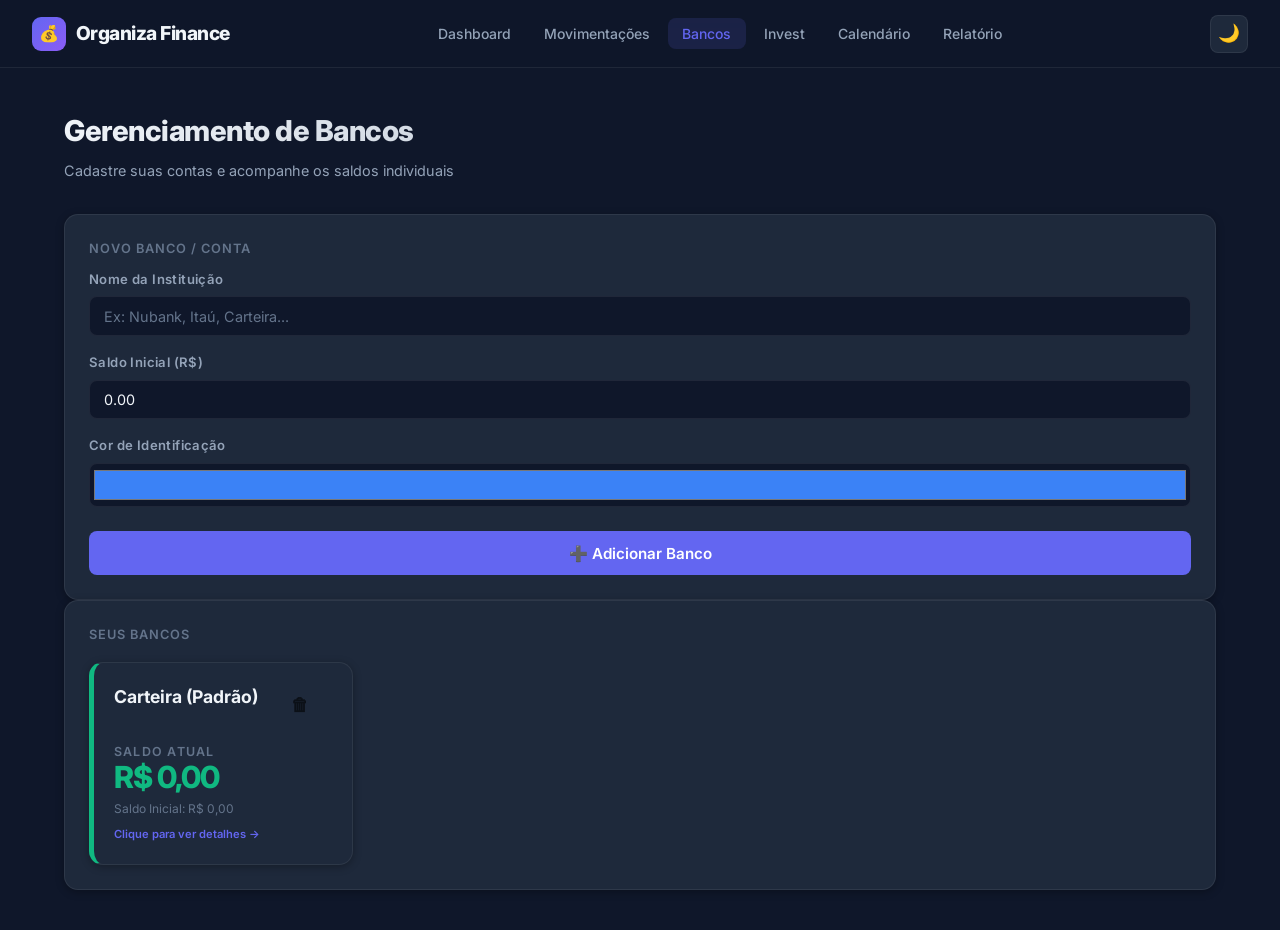
<file: html/bancos.html>
<!DOCTYPE html>
<html lang="pt-BR">

<head>
    <meta charset="UTF-8" />
    <meta name="viewport" content="width=device-width, initial-scale=1.0" />
    <title>Bancos – Organiza Finance</title>
    <meta name="description" content="Gerencie suas contas bancárias e acompanhe seus saldos." />
    <link rel="stylesheet" href="../css/style.css" />
</head>

<body>

    <!-- ── Navegação ── -->
    <nav class="navbar">
        <a href="../index.html" class="navbar-brand">
            <div class="brand-icon">💰</div>
            <span>Organiza Finance</span>
        </a>
        <ul class="navbar-nav">
            <li><a href="../index.html" class="nav-link">Dashboard</a></li>
            <li><a href="movimentacoes.html" class="nav-link">Movimentações</a></li>
            <li><a href="bancos.html" class="nav-link" id="nav-banks">Bancos</a></li>
            <li><a href="invest.html" class="nav-link" id="nav-invest">Invest</a></li>
            <li><a href="calendario.html" class="nav-link">Calendário</a></li>
            <li><a href="relatorio.html" class="nav-link">Relatório</a></li>
        </ul>
        <button class="theme-toggle" onclick="toggleTheme()" title="Alternar tema">
            <span id="theme-icon">🌙</span>
        </button>
    </nav>

    <main class="page-wrapper">

        <div class="page-header">
            <h1>Gerenciamento de Bancos</h1>
            <p>Cadastre suas contas e acompanhe os saldos individuais</p>
        </div>

        <div class="grid-main">
            <!-- Coluna: Cadastro de Banco -->
            <section>
                <div class="card">
                    <div class="card-title">Novo Banco / Conta</div>
                    <form id="form-banco-add">
                        <div class="form-group">
                            <label for="banco-nome">Nome da Instituição</label>
                            <input type="text" id="banco-nome" class="form-control" placeholder="Ex: Nubank, Itaú, Carteira..." required />
                        </div>
                        <div class="form-group">
                            <label for="banco-saldo">Saldo Inicial (R$)</label>
                            <input type="number" id="banco-saldo" class="form-control" step="0.01" value="0.00" />
                        </div>
                        <div class="form-group">
                            <label for="banco-cor">Cor de Identificação</label>
                            <input type="color" id="banco-cor" class="form-control" value="#3b82f6" style="height: 44px; padding: 2px;" />
                        </div>
                        <button type="submit" class="btn btn-primary">➕ Adicionar Banco</button>
                    </form>
                </div>
            </section>

            <!-- Coluna: Lista de Bancos -->
            <section style="display: flex; flex-direction: column; gap: 1.5rem;">
                <div class="card">
                    <div class="card-title">Seus Bancos</div>
                    <div id="lista-bancos" class="bancos-grid">
                        <!-- Preenchido pelo JS -->
                    </div>
                </div>

                <!-- Novo: Detalhes das movimentações do banco -->
                <div id="banco-detalhes-container" class="card" style="display: none;">
                    <div class="card-title" id="banco-detalhes-titulo">Movimentações do Banco</div>
                    <div class="table-wrapper">
                        <table>
                            <thead>
                                <tr>
                                    <th>Data</th>
                                    <th>Tipo</th>
                                    <th>Categoria</th>
                                    <th>Valor</th>
                                    <th>Descrição</th>
                                </tr>
                            </thead>
                            <tbody id="tbody-banco-movimentos">
                                <!-- Preenchido pelo JS -->
                            </tbody>
                        </table>
                    </div>
                    <div style="margin-top: 1rem; text-align: right;">
                        <button class="btn btn-danger" onclick="document.getElementById('banco-detalhes-container').style.display='none'">Fechar Detalhes</button>
                    </div>
                </div>
            </section>
        </div>

    </main>

    <script src="../js/script.js"></script>
    <script>
        // Ativa o link na navbar
        document.getElementById('nav-banks').classList.add('active');
    </script>
</body>

</html>
</file>
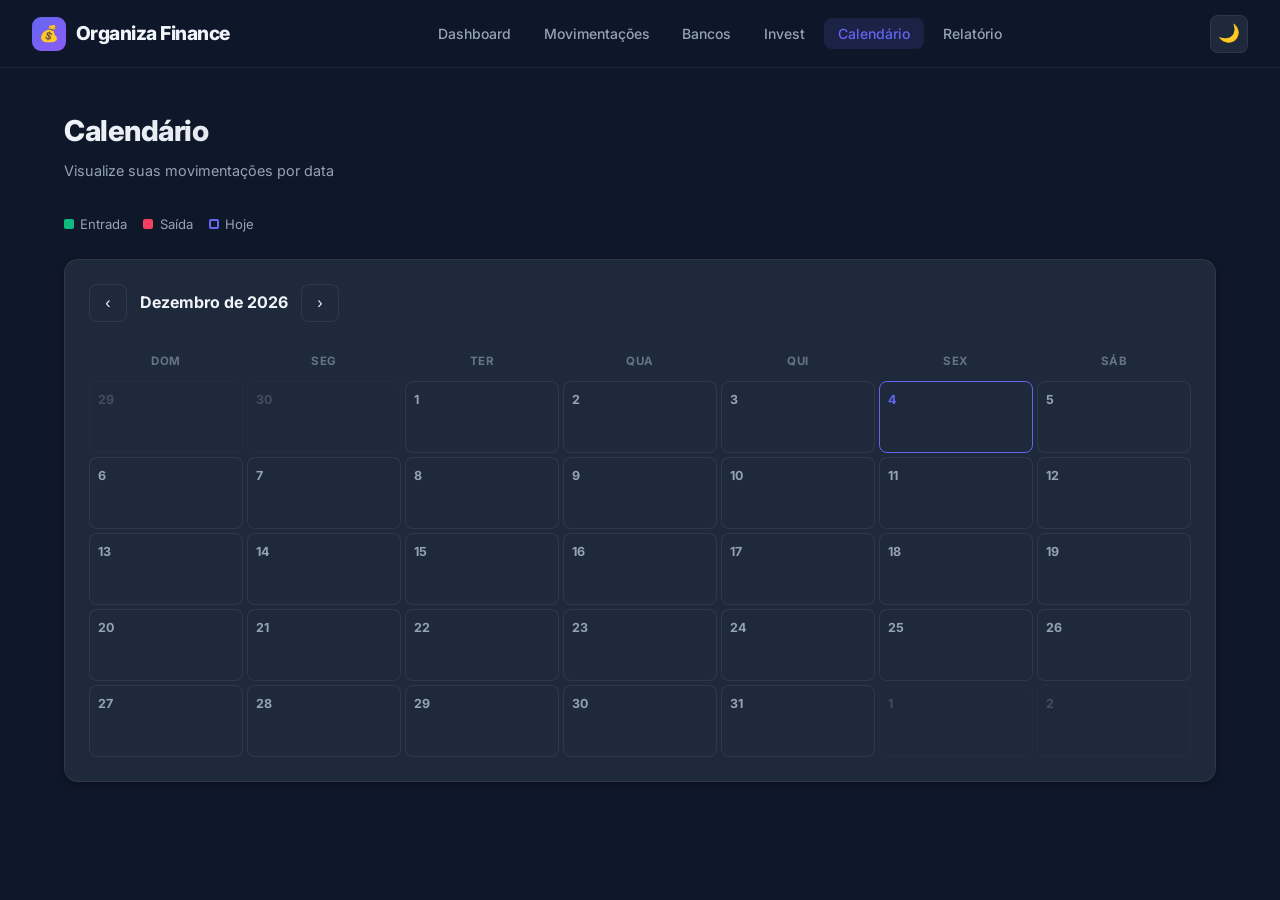
<file: html/calendario.html>
<!DOCTYPE html>
<html lang="pt-BR">

<head>
    <meta charset="UTF-8" />
    <meta name="viewport" content="width=device-width, initial-scale=1.0" />
    <title>Calendário – Organiza Finance</title>
    <meta name="description" content="Visualize suas movimentações financeiras em um calendário mensal." />
    <link rel="stylesheet" href="../css/style.css" />
</head>

<body>

    <!-- ── Navegação ── -->
    <nav class="navbar">
        <a href="../index.html" class="navbar-brand">
            <div class="brand-icon">💰</div>
            <span>Organiza Finance</span>
        </a>
        <ul class="navbar-nav">
            <li><a href="../index.html" class="nav-link">Dashboard</a></li>
            <li><a href="movimentacoes.html" class="nav-link">Movimentações</a></li>
            <li><a href="bancos.html" class="nav-link" id="nav-banks">Bancos</a></li>
            <li><a href="invest.html" class="nav-link" id="nav-invest">Invest</a></li>
            <li><a href="calendario.html" class="nav-link">Calendário</a></li>
            <li><a href="relatorio.html" class="nav-link">Relatório</a></li>
        </ul>
        <button class="theme-toggle" onclick="toggleTheme()" title="Alternar tema">
            <span id="theme-icon">🌙</span>
        </button>
    </nav>

    <main class="page-wrapper">

        <div class="page-header">
            <h1>Calendário</h1>
            <p>Visualize suas movimentações por data</p>
        </div>

        <!-- Legenda -->
        <div style="display:flex; gap:1rem; margin-bottom:1.5rem; flex-wrap:wrap;">
            <div style="display:flex; align-items:center; gap:0.4rem; font-size:0.82rem; color:var(--text-secondary);">
                <span
                    style="display:inline-block; width:10px; height:10px; background:var(--income); border-radius:2px;"></span>
                Entrada
            </div>
            <div style="display:flex; align-items:center; gap:0.4rem; font-size:0.82rem; color:var(--text-secondary);">
                <span
                    style="display:inline-block; width:10px; height:10px; background:var(--expense); border-radius:2px;"></span>
                Saída
            </div>
            <div style="display:flex; align-items:center; gap:0.4rem; font-size:0.82rem; color:var(--text-secondary);">
                <span
                    style="display:inline-block; width:10px; height:10px; border:2px solid var(--accent); border-radius:2px;"></span>
                Hoje
            </div>
        </div>

        <!-- Calendário -->
        <div class="card">
            <!-- Navegação do mês -->
            <div class="cal-header">
                <div class="cal-nav">
                    <button id="btn-cal-anterior" class="cal-nav-btn">‹</button>
                    <div id="cal-titulo" class="cal-title">–</div>
                    <button id="btn-cal-proximo" class="cal-nav-btn">›</button>
                </div>
            </div>

            <!-- Nomes dos dias da semana -->
            <div class="cal-days-header">
                <div class="cal-day-name">Dom</div>
                <div class="cal-day-name">Seg</div>
                <div class="cal-day-name">Ter</div>
                <div class="cal-day-name">Qua</div>
                <div class="cal-day-name">Qui</div>
                <div class="cal-day-name">Sex</div>
                <div class="cal-day-name">Sáb</div>
            </div>

            <!-- Grade de dias -->
            <div id="cal-grid" class="cal-grid">
                <!-- preenchido pelo JS -->
            </div>
        </div>

    </main>

    <script src="../js/script.js"></script>
</body>

</html>
</file>
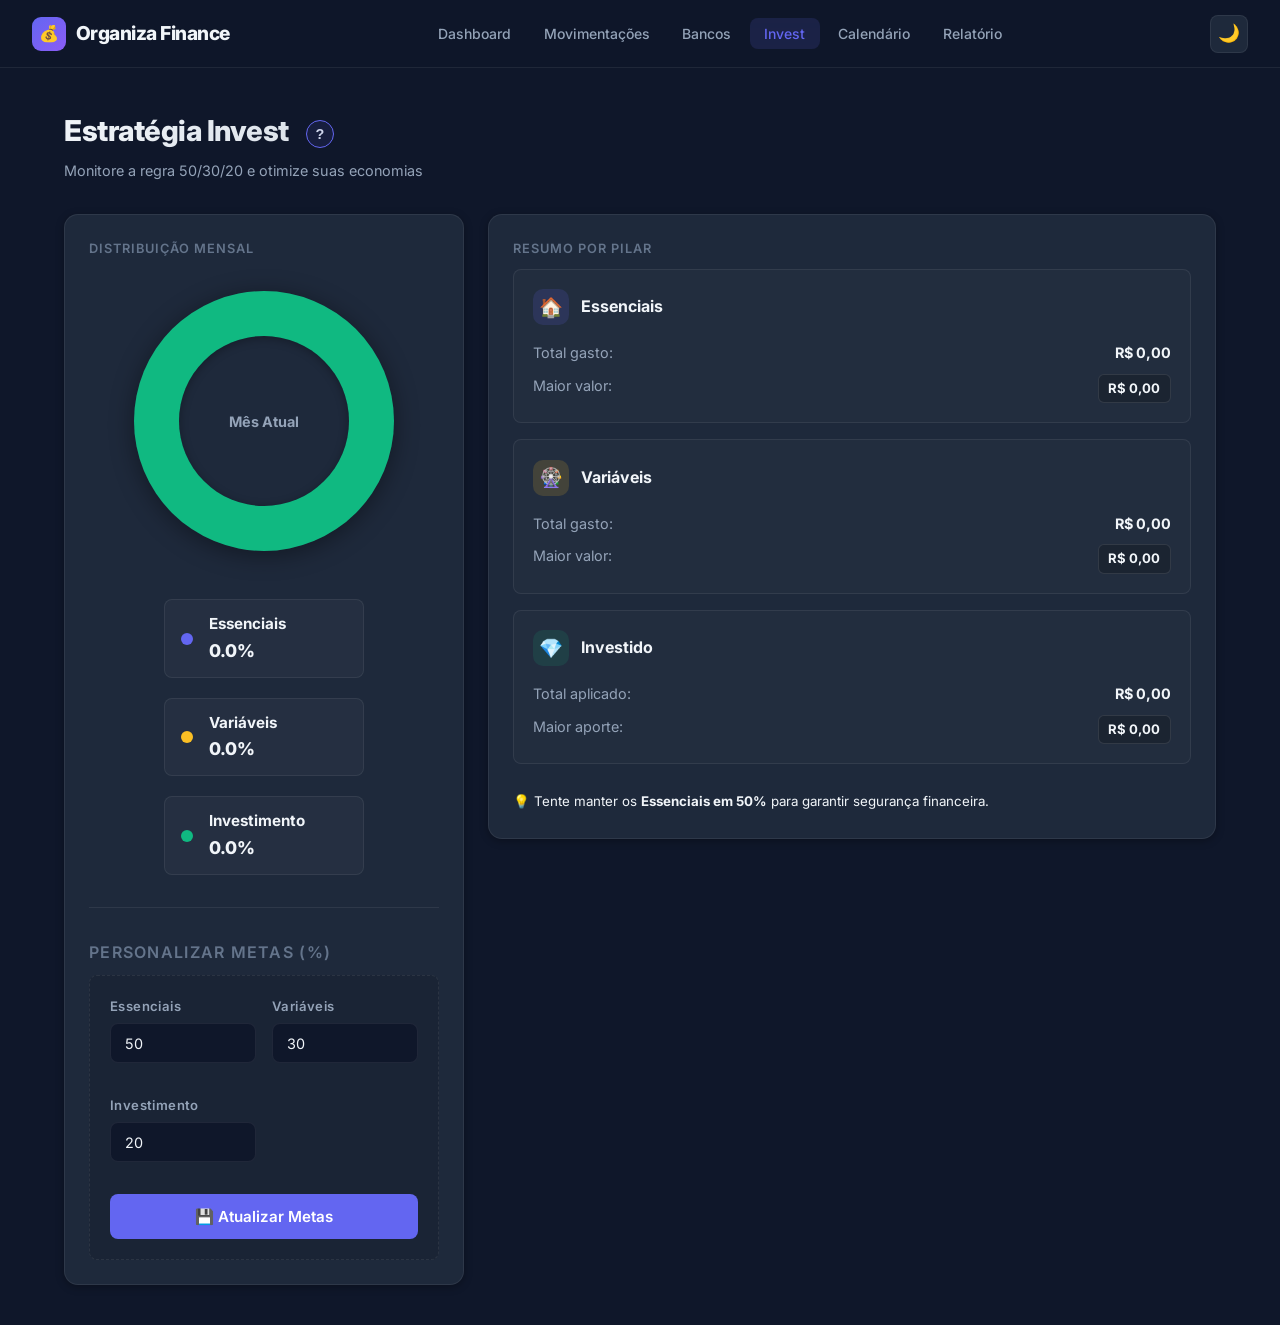
<file: html/invest.html>
<!DOCTYPE html>
<html lang="pt-BR">

<head>
    <meta charset="UTF-8" />
    <meta name="viewport" content="width=device-width, initial-scale=1.0" />
    <title>Invest (50/30/20) – Organiza Finance</title>
    <meta name="description" content="Acompanhe suas metas de gastos e investimentos." />
    <link rel="stylesheet" href="../css/style.css" />
</head>

<body>

    <!-- ── Navegação ── -->
    <nav class="navbar">
        <a href="../index.html" class="navbar-brand">
            <div class="brand-icon">💰</div>
            <span>Organiza Finance</span>
        </a>
        <ul class="navbar-nav">
            <li><a href="../index.html" class="nav-link">Dashboard</a></li>
            <li><a href="movimentacoes.html" class="nav-link">Movimentações</a></li>
            <li><a href="bancos.html" class="nav-link">Bancos</a></li>
            <li><a href="invest.html" class="nav-link active">Invest</a></li>
            <li><a href="calendario.html" class="nav-link">Calendário</a></li>
            <li><a href="relatorio.html" class="nav-link">Relatório</a></li>
        </ul>
        <button class="theme-toggle" onclick="toggleTheme()" title="Alternar tema">
            <span id="theme-icon">🌙</span>
        </button>
    </nav>

    <main class="page-wrapper">
        <div class="page-header">
            <h1>Estratégia Invest <button class="btn-help" onclick="abrirModalAjuda()" title="O que é a regra 50/30/20?">?</button></h1>
            <p>Monitore a regra 50/30/20 e otimize suas economias</p>
        </div>

        <div class="two-col" style="align-items: flex-start;">
            
            <!-- Coluna Esquerda: Gráfico e Metas -->
            <div class="card" style="flex: 1.2;">
                <div class="card-title">Distribuição Mensal</div>
                <div class="invest-container">
                    <div id="invest-graph" class="invest-pie">
                        <div class="invest-inner">
                            <span id="total-invest-label">Mês Atual</span>
                        </div>
                    </div>
                    
                    <div class="invest-legend">
                        <div class="legend-item">
                            <span class="dot" style="background: var(--accent);"></span>
                            <div class="legend-info">
                                <strong>Essenciais</strong>
                                <span id="perc-essencial">0%</span>
                            </div>
                        </div>
                        <div class="legend-item">
                            <span class="dot" style="background: #fbbf24;"></span>
                            <div class="legend-info">
                                <strong>Variáveis</strong>
                                <span id="perc-variavel">0%</span>
                            </div>
                        </div>
                        <div class="legend-item">
                            <span class="dot" style="background: var(--income);"></span>
                            <div class="legend-info">
                                <strong>Investimento</strong>
                                <span id="perc-invest">0%</span>
                            </div>
                        </div>
                    </div>
                </div>

                <hr style="border: 0; border-top: 1px solid var(--border); margin: 2rem 0;">

                <div class="card-title" style="font-size: 1rem;">Personalizar Metas (%)</div>
                <div class="metas-form">
                    <div class="form-row">
                        <div class="form-group">
                            <label>Essenciais</label>
                            <input id="meta-essencial" type="number" class="form-control" min="0" max="100" />
                        </div>
                        <div class="form-group">
                            <label>Variáveis</label>
                            <input id="meta-variavel" type="number" class="form-control" min="0" max="100" />
                        </div>
                        <div class="form-group">
                            <label>Investimento</label>
                            <input id="meta-invest" type="number" class="form-control" min="0" max="100" />
                        </div>
                    </div>
                    <button id="btn-salvar-metas" class="btn btn-primary" style="margin-top: 1rem; width: 100%;">
                        💾 Atualizar Metas
                    </button>
                </div>
            </div>

            <!-- Coluna Direita: Maiores Gastos e Estatísticas -->
            <div class="card" style="flex: 1;">
                <div class="card-title">Resumo por Pilar</div>
                
                <div class="invest-stats-list">
                    <!-- Essencial -->
                    <div class="invest-stat-item" onclick="mostrarDetalhesPilar('essencial')" style="cursor: pointer;">
                        <div class="stat-header">
                            <span class="stat-icon-sm" style="background: var(--accent-light); color: var(--accent);">🏠</span>
                            <strong>Essenciais</strong>
                        </div>
                        <div class="stat-body">
                            <div class="stat-row"><span>Total gasto:</span> <span id="val-essencial" class="val-bold">R$ 0,00</span></div>
                            <div class="stat-row"><span>Maior valor:</span> <span id="max-essencial" class="max-badge">R$ 0,00</span></div>
                        </div>
                    </div>

                    <!-- Variável -->
                    <div class="invest-stat-item" onclick="mostrarDetalhesPilar('variavel')" style="cursor: pointer;">
                        <div class="stat-header">
                            <span class="stat-icon-sm" style="background: rgba(251,191,36,0.15); color: #fbbf24;">🎡</span>
                            <strong>Variáveis</strong>
                        </div>
                        <div class="stat-body">
                            <div class="stat-row"><span>Total gasto:</span> <span id="val-variavel" class="val-bold">R$ 0,00</span></div>
                            <div class="stat-row"><span>Maior valor:</span> <span id="max-variavel" class="max-badge">R$ 0,00</span></div>
                        </div>
                    </div>

                    <!-- Investimento -->
                    <div class="invest-stat-item" onclick="mostrarDetalhesPilar('invest')" style="cursor: pointer;">
                        <div class="stat-header">
                            <span class="stat-icon-sm" style="background: var(--income-bg); color: var(--income);">💎</span>
                            <strong>Investido</strong>
                        </div>
                        <div class="stat-body">
                            <div class="stat-row"><span>Total aplicado:</span> <span id="val-invest" class="val-bold">R$ 0,00</span></div>
                            <div class="stat-row"><span>Maior aporte:</span> <span id="max-invest" class="max-badge">R$ 0,00</span></div>
                        </div>
                    </div>
                </div>

                <div class="alert-box info" style="margin-top: 1.5rem;">
                    <small>💡 Tente manter os <strong>Essenciais em 50%</strong> para garantir segurança financeira.</small>
                </div>
            </div>
        </div>

        <!-- Lista Minimalista de Movimentações (preenchida via JS ao clicar no pilar) -->
        <div id="pilar-details-container" class="card mini-list-card" style="display:none; margin-top:2rem; animation: slideUp 0.3s ease;"></div>
    </main>

    <!-- Modal de Edição (Shared) -->
    <div id="modal-edicao" class="modal" style="display:none;"></div>

    <!-- Modal de Ajuda (50/30/20) -->
    <div id="modal-ajuda" class="modal">
        <div class="modal-content" style="max-width: 550px;">
            <div class="modal-header">
                <h2>Como funciona a regra 50/30/20?</h2>
                <button class="close-btn" onclick="fecharModalAjuda()">&times;</button>
            </div>
            <div class="help-content">
                <p>O sistema categoriza suas <strong>saídas e despesas fixas ativas</strong> do mês para ajudar você a equilibrar suas finanças:</p>
                
                <div class="help-item">
                    <span class="help-icon">🏠</span>
                    <div class="help-text">
                        <strong>Essenciais (50%)</strong>
                        <p>Custos fixos e indispensáveis: Moradia, Alimentação, Transporte, Saúde, Educação e Serviços. <strong>Nota: Todas as movimentações fixas (📌) são classificadas como Essenciais.</strong></p>
                    </div>
                </div>

                <div class="help-item">
                    <div class="help-icon" style="background: rgba(251,191,36,0.15); color: #fbbf24;">🎡</div>
                    <div class="help-text">
                        <h3>Variáveis (30%)</h3>
                        <p>Gastos com estilo de vida e desejos pessoais:</p>
                        <ul class="help-list">
                            <li>Lazer, Vestuário e Outros (inclui categorias personalizadas).</li>
                        </ul>
                    </div>
                </div>

                <div class="help-item">
                    <div class="help-icon" style="background: var(--income-bg); color: var(--income);">💎</div>
                    <div class="help-text">
                        <h3>Investimentos (20%)</h3>
                        <p>Foco no seu futuro e reserva de emergência:</p>
                        <ul class="help-list">
                            <li>Aplicações financeiras e aportes sob a categoria "Investimento".</li>
                        </ul>
                    </div>
                </div>

                <div class="alert-box info" style="margin-top: 0.5rem; font-size: 0.8rem; background: rgba(59, 130, 246, 0.1); border: 1px solid rgba(59, 130, 246, 0.2); padding: 0.75rem; border-radius: 8px; color: var(--text-primary);">
                    💡 <strong>Dica:</strong> Você pode ajustar essas metas (%) no formulário para se adequar ao seu momento atual.
                </div>
            </div>
            <div class="modal-footer">
                <button class="btn btn-primary" onclick="fecharModalAjuda()" style="margin-top: 0;">Entendi!</button>
            </div>
        </div>
    </div>

    <script src="../js/script.js"></script>
</body>

</html>
</file>
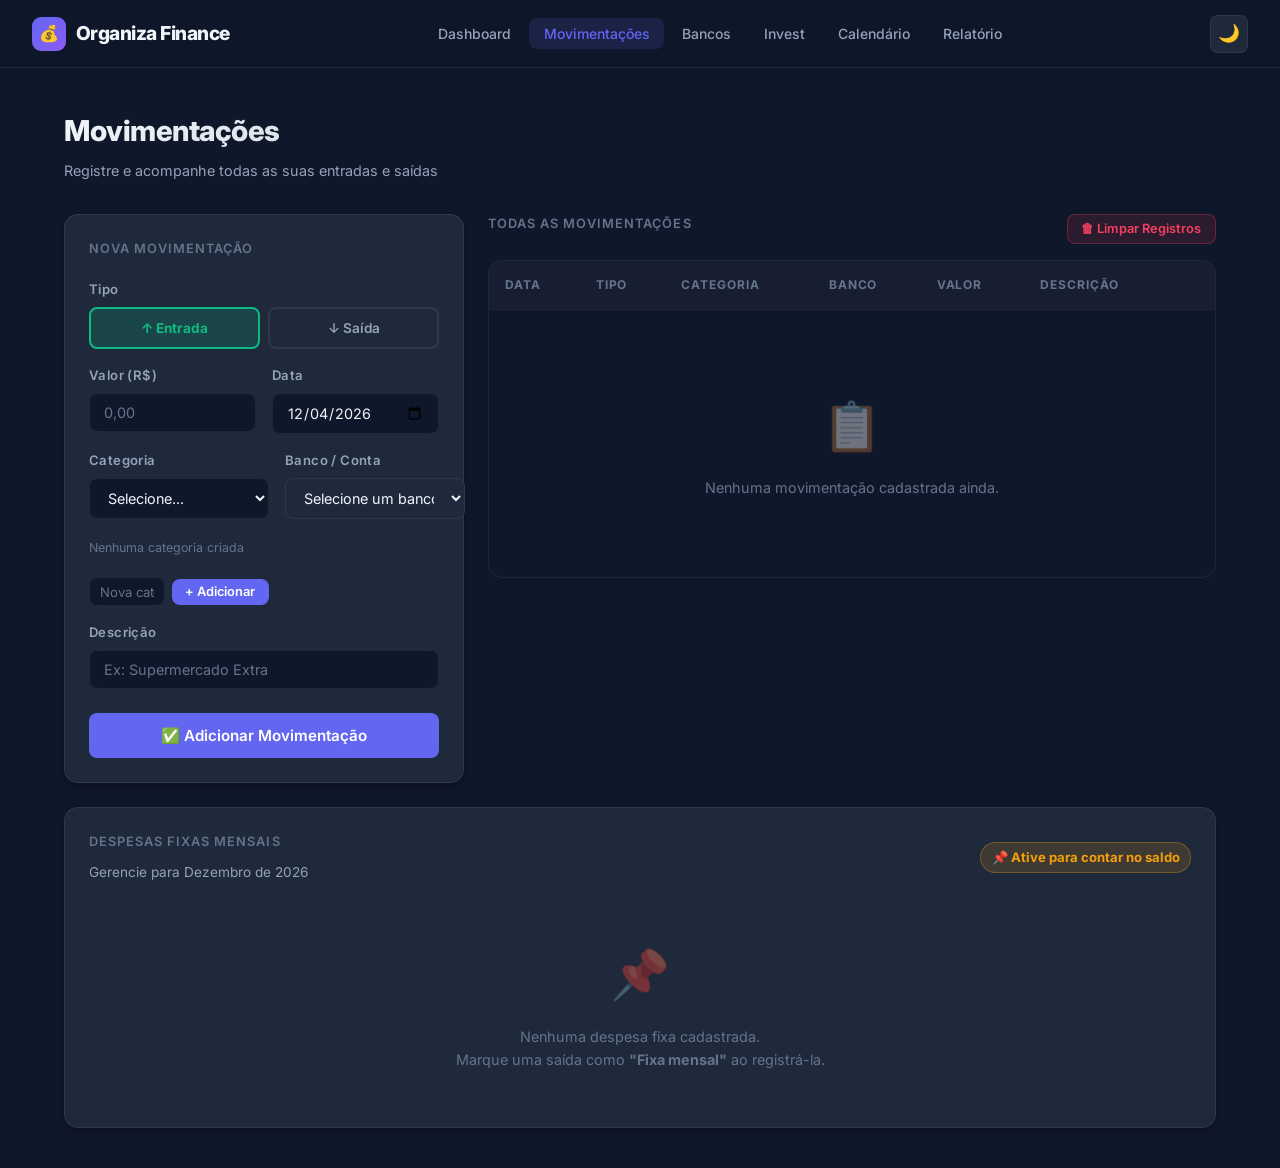
<file: html/movimentacoes.html>
<!DOCTYPE html>
<html lang="pt-BR">

<head>
    <meta charset="UTF-8" />
    <meta name="viewport" content="width=device-width, initial-scale=1.0" />
    <title>Movimentações – Organiza Finance</title>
    <meta name="description" content="Registre e visualize todas as suas movimentações financeiras." />
    <link rel="stylesheet" href="../css/style.css" />
</head>

<body>

    <!-- ── Navegação ── -->
    <nav class="navbar">
        <a href="../index.html" class="navbar-brand">
            <div class="brand-icon">💰</div>
            <span>Organiza Finance</span>
        </a>
        <ul class="navbar-nav">
            <li><a href="../index.html" class="nav-link">Dashboard</a></li>
            <li><a href="movimentacoes.html" class="nav-link">Movimentações</a></li>
            <li><a href="bancos.html" class="nav-link" id="nav-banks">Bancos</a></li>
            <li><a href="invest.html" class="nav-link" id="nav-invest">Invest</a></li>
            <li><a href="calendario.html" class="nav-link">Calendário</a></li>
            <li><a href="relatorio.html" class="nav-link">Relatório</a></li>
        </ul>
        <button class="theme-toggle" onclick="toggleTheme()" title="Alternar tema">
            <span id="theme-icon">🌙</span>
        </button>
    </nav>

    <main class="page-wrapper">

        <div class="page-header">
            <h1>Movimentações</h1>
            <p>Registre e acompanhe todas as suas entradas e saídas</p>
        </div>

        <div class="two-col">

            <!-- ── Formulário ── -->
            <div class="card" style="position:sticky; top:calc(var(--nav-h) + 1.5rem);">
                <div class="card-title" style="margin-bottom:1.25rem;">Nova Movimentação</div>

                <form id="form-movimentacao" novalidate>

                    <!-- Tipo -->
                    <div class="form-group">
                        <label>Tipo</label>
                        <div class="type-toggle">
                            <button type="button" id="btn-tipo-entrada" class="type-btn">
                                ↑ Entrada
                            </button>
                            <button type="button" id="btn-tipo-saida" class="type-btn">
                                ↓ Saída
                            </button>
                        </div>
                    </div>

                    <!-- Valor e Data -->
                    <div class="form-row">
                        <div class="form-group">
                            <label for="form-valor">Valor (R$)</label>
                            <input id="form-valor" type="number" class="form-control" placeholder="0,00" min="0.01"
                                step="0.01" required />
                        </div>
                        <div class="form-group">
                            <label for="form-data">Data</label>
                            <input id="form-data" type="date" class="form-control" required />
                        </div>
                    </div>

                    <!-- Categoria e Banco -->
                    <div class="form-row">
                        <div class="form-group" style="flex:1; min-width:180px;">
                            <label for="form-categoria">Categoria</label>
                            <select id="form-categoria" class="form-control" required>
                                <!-- populado pelo JS -->
                            </select>
                        </div>
                        <div class="form-group" style="flex:1; min-width:180px;">
                            <label for="form-banco">Banco / Conta</label>
                            <select id="form-banco" class="form-control" required>
                                <option value="">Selecione um banco...</option>
                                <!-- populado pelo JS -->
                            </select>
                        </div>
                    </div>

                    <!-- Descrição -->
                    <div class="form-group">
                        <label for="form-descricao">Descrição</label>
                        <input id="form-descricao" type="text" class="form-control" placeholder="Ex: Supermercado Extra"
                            maxlength="120" />
                    </div>

                    <!-- Opção Fixa Mensal: aparece apenas quando tipo=saída -->
                    <label id="grupo-fixa" class="grupo-fixa-form" for="form-fixa" style="display:none;">
                        <label class="toggle-switch" style="flex-shrink:0;margin-top:2px;">
                            <input type="checkbox" id="form-fixa">
                            <span class="toggle-slider"></span>
                        </label>
                        <div class="fixa-texto">
                            <strong>📌 Despesa fixa mensal</strong>
                            <small>Aparecerá todo mês para ser ativada manualmente no saldo</small>
                        </div>
                    </label>

                    <button type="submit" class="btn btn-primary">
                        ✅ Adicionar Movimentação
                    </button>

                </form>
            </div>

            <!-- ── Tabela de movimentações ── -->
            <div>
                <div style="display:flex; justify-content:space-between; align-items:center; margin-bottom:1rem;">
                    <div class="card-title">Todas as Movimentações</div>
                    <button onclick="limparRegistros()" class="btn"
                        style="background:var(--expense-bg);color:var(--expense);border:1px solid rgba(244,63,94,0.3);font-size:0.8rem;padding:0.4rem 0.85rem;"
                        title="Apaga todos os registros, mantendo apenas as despesas fixas">
                        🗑 Limpar Registros
                    </button>
                </div>

                <div class="table-wrapper">
                    <table>
                        <thead>
                            <tr>
                                <th>Data</th>
                                <th>Tipo</th>
                                <th>Categoria</th>
                                <th>Banco</th>
                                <th>Valor</th>
                                <th>Descrição</th>
                                <th></th>
                            </tr>
                        </thead>
                        <tbody id="tbody-movimentos">
                            <!-- preenchido pelo JS -->
                        </tbody>
                    </table>
                </div>
            </div>

        </div>

        <!-- ── Seção de Despesas Fixas Mensais ── -->
        <div id="fixas" class="card" style="margin-top:1.5rem;">
            <div style="display:flex;justify-content:space-between;align-items:center;margin-bottom:1.25rem;">
                <div>
                    <div class="card-title">Despesas Fixas Mensais</div>
                    <div id="fixas-mes-label" style="font-size:0.85rem;color:var(--text-secondary);"></div>
                </div>
                <span class="badge badge-fixa" style="font-size:0.82rem;">📌 Ative para contar no saldo</span>
            </div>
            <div id="secao-fixas" class="fixas-lista">
                <!-- preenchido pelo JS -->
            </div>
        </div>

    </main>

    <!-- ── Modal de Edição ── -->
    <div id="modal-edicao" class="modal" style="display:none;">
        <div class="modal-content">
            <div class="modal-header">
                <h2>Editar Movimentação</h2>
                <button type="button" class="close-btn" onclick="fecharModalEdicao()">&times;</button>
            </div>
            <form onsubmit="confirmarEdicao(event)">
                <div class="form-group">
                    <label>Tipo</label>
                    <div class="type-toggle">
                        <button type="button" id="edit-btn-entrada" class="type-btn" onclick="selecionarTipoEdicao('entrada')">↑ Entrada</button>
                        <button type="button" id="edit-btn-saida" class="type-btn" onclick="selecionarTipoEdicao('saida')">↓ Saída</button>
                    </div>
                </div>
                <div class="form-row">
                    <div class="form-group">
                        <label for="edit-valor">Valor (R$)</label>
                        <input id="edit-valor" type="number" step="0.01" class="form-control" required />
                    </div>
                    <div class="form-group">
                        <label for="edit-data">Data</label>
                        <input id="edit-data" type="date" class="form-control" required />
                    </div>
                </div>
                <div class="form-row">
                    <div class="form-group" style="flex:1;">
                        <label for="edit-categoria">Categoria</label>
                        <select id="edit-categoria" class="form-control" required></select>
                    </div>
                    <div class="form-group" style="flex:1;">
                        <label for="edit-banco">Banco / Conta</label>
                        <select id="edit-banco" class="form-control" required></select>
                    </div>
                </div>
                <div class="form-group">
                    <label for="edit-descricao">Descrição</label>
                    <input id="edit-descricao" type="text" class="form-control" maxlength="120" />
                </div>
                <div class="modal-footer">
                    <button type="button" class="btn" onclick="fecharModalEdicao()" style="background:transparent; border:1px solid var(--border);">Cancelar</button>
                    <button type="submit" class="btn btn-primary">Salvar Alterações</button>
                </div>
            </form>
        </div>
    </div>
    <script src="../js/script.js"></script>
    <script>
        // Define data padrão como hoje
        document.getElementById('form-data').valueAsDate = new Date();
    </script>
</body>

</html>
</file>
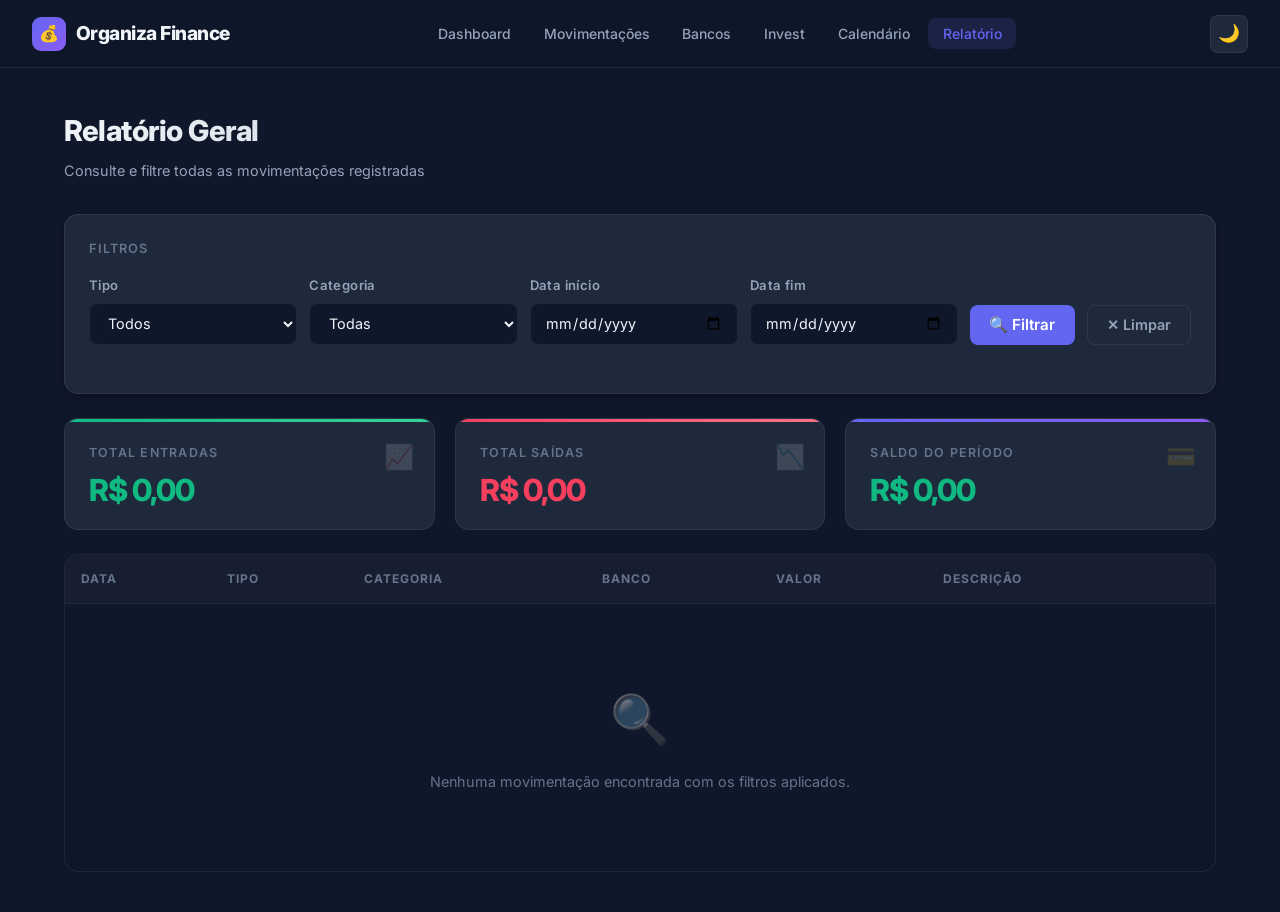
<file: html/relatorio.html>
<!DOCTYPE html>
<html lang="pt-BR">

<head>
    <meta charset="UTF-8" />
    <meta name="viewport" content="width=device-width, initial-scale=1.0" />
    <title>Relatório Geral – Organiza Finance</title>
    <meta name="description" content="Relatório completo de movimentações com filtros por tipo, categoria e período." />
    <link rel="stylesheet" href="../css/style.css" />
</head>

<body>

    <!-- ── Navegação ── -->
    <nav class="navbar">
        <a href="../index.html" class="navbar-brand">
            <div class="brand-icon">💰</div>
            <span>Organiza Finance</span>
        </a>
        <ul class="navbar-nav">
            <li><a href="../index.html" class="nav-link">Dashboard</a></li>
            <li><a href="movimentacoes.html" class="nav-link">Movimentações</a></li>
            <li><a href="bancos.html" class="nav-link" id="nav-banks">Bancos</a></li>
            <li><a href="invest.html" class="nav-link" id="nav-invest">Invest</a></li>
            <li><a href="calendario.html" class="nav-link">Calendário</a></li>
            <li><a href="relatorio.html" class="nav-link">Relatório</a></li>
        </ul>
        <button class="theme-toggle" onclick="toggleTheme()" title="Alternar tema">
            <span id="theme-icon">🌙</span>
        </button>
    </nav>

    <main class="page-wrapper">

        <div class="page-header">
            <h1>Relatório Geral</h1>
            <p>Consulte e filtre todas as movimentações registradas</p>
        </div>

        <!-- Filtros -->
        <div class="card" style="margin-bottom:1.5rem;">
            <div class="card-title" style="margin-bottom:1rem;">Filtros</div>
            <div class="filter-bar">

                <div class="form-group">
                    <label for="filtro-tipo">Tipo</label>
                    <select id="filtro-tipo" class="form-control">
                        <option value="todos">Todos</option>
                        <option value="entrada">Entrada</option>
                        <option value="saida">Saída</option>
                    </select>
                </div>

                <div class="form-group">
                    <label for="filtro-categoria">Categoria</label>
                    <select id="filtro-categoria" class="form-control">
                        <!-- populado pelo JS -->
                    </select>
                </div>

                <div class="form-group">
                    <label for="filtro-inicio">Data início</label>
                    <input id="filtro-inicio" type="date" class="form-control" />
                </div>

                <div class="form-group">
                    <label for="filtro-fim">Data fim</label>
                    <input id="filtro-fim" type="date" class="form-control" />
                </div>

                <button id="btn-filtrar" class="btn btn-primary" style="width:auto;margin-top:0;">
                    🔍 Filtrar
                </button>
                <button id="btn-limpar" class="btn"
                    style="background:var(--bg-card);border:1px solid var(--border);color:var(--text-secondary);">
                    ✕ Limpar
                </button>

            </div>
        </div>

        <!-- Totais filtrados -->
        <div class="stats-grid" style="margin-bottom:1.5rem;">
            <div class="stat-card entrada">
                <span class="stat-icon">📈</span>
                <div class="stat-label">Total Entradas</div>
                <div id="rel-total-entrada" class="stat-value positive">R$ 0,00</div>
            </div>
            <div class="stat-card saida">
                <span class="stat-icon">📉</span>
                <div class="stat-label">Total Saídas</div>
                <div id="rel-total-saida" class="stat-value negative">R$ 0,00</div>
            </div>
            <div class="stat-card saldo">
                <span class="stat-icon">💳</span>
                <div class="stat-label">Saldo do Período</div>
                <div id="rel-saldo" class="stat-value neutral">R$ 0,00</div>
            </div>
        </div>

        <!-- Tabela principal -->
        <div class="table-wrapper">
            <table>
                <thead>
                    <tr>
                        <th>Data</th>
                        <th>Tipo</th>
                        <th>Categoria</th>
                        <th>Banco</th>
                        <th>Valor</th>
                        <th>Descrição</th>
                        <th style="width:50px;"></th>
                    </tr>
                </thead>
                <tbody id="tbody-relatorio">
                    <!-- preenchido pelo JS -->
                </tbody>
            </table>
        </div>

    </main>

    <!-- ── Modal de Edição ── -->
    <div id="modal-edicao" class="modal" style="display:none;">
        <div class="modal-content">
            <div class="modal-header">
                <h2>Editar Movimentação</h2>
                <button type="button" class="close-btn" onclick="fecharModalEdicao()">&times;</button>
            </div>
            <form onsubmit="confirmarEdicao(event)">
                <div class="form-group">
                    <label>Tipo</label>
                    <div class="type-toggle">
                        <button type="button" id="edit-btn-entrada" class="type-btn" onclick="selecionarTipoEdicao('entrada')">↑ Entrada</button>
                        <button type="button" id="edit-btn-saida" class="type-btn" onclick="selecionarTipoEdicao('saida')">↓ Saída</button>
                    </div>
                </div>
                <div class="form-row">
                    <div class="form-group">
                        <label for="edit-valor">Valor (R$)</label>
                        <input id="edit-valor" type="number" step="0.01" class="form-control" required />
                    </div>
                    <div class="form-group">
                        <label for="edit-data">Data</label>
                        <input id="edit-data" type="date" class="form-control" required />
                    </div>
                </div>
                <div class="form-row">
                    <div class="form-group" style="flex:1;">
                        <label for="edit-categoria">Categoria</label>
                        <select id="edit-categoria" class="form-control" required></select>
                    </div>
                    <div class="form-group" style="flex:1;">
                        <label for="edit-banco">Banco / Conta</label>
                        <select id="edit-banco" class="form-control" required></select>
                    </div>
                </div>
                <div class="form-group">
                    <label for="edit-descricao">Descrição</label>
                    <input id="edit-descricao" type="text" class="form-control" maxlength="120" />
                </div>
                <div class="modal-footer">
                    <button type="button" class="btn" onclick="fecharModalEdicao()" style="background:transparent; border:1px solid var(--border);">Cancelar</button>
                    <button type="submit" class="btn btn-primary">Salvar Alterações</button>
                </div>
            </form>
        </div>
    </div>
    <script src="../js/script.js"></script>
</body>

</html>
</file>
<file: css/style.css>
/* ============================================================
   ORGANIZA FINANCE – style.css
   Design: dark theme, cards, glassmorphism, responsive
   ============================================================ */

@import url('https://fonts.googleapis.com/css2?family=Inter:wght@300;400;500;600;700;800&display=swap');

/* ── CSS Variables ── */
:root {
    --bg-primary: #0f172a;
    --bg-card: #1e293b;
    --bg-card-hover: #263245;
    --bg-input: #0f172a;
    --border: rgba(255, 255, 255, 0.07);
    --border-focus: #6366f1;

    --accent: #6366f1;
    /* indigo */
    --accent-hover: #4f46e5;
    --accent-light: rgba(99, 102, 241, 0.15);

    --income: #10b981;
    /* emerald */
    --income-bg: rgba(16, 185, 129, 0.12);
    --expense: #f43f5e;
    /* rose */
    --expense-bg: rgba(244, 63, 94, 0.12);

    --text-primary: #f1f5f9;
    --text-secondary: #94a3b8;
    --text-muted: #64748b;

    --shadow: 0 4px 24px rgba(0, 0, 0, 0.4);
    --shadow-sm: 0 2px 8px rgba(0, 0, 0, 0.3);
    --radius: 14px;
    --radius-sm: 8px;
    --nav-h: 68px;
}

/* ── Light Theme ── */
[data-theme="light"] {
    --bg-primary: #f1f5f9;
    --bg-card: #ffffff;
    --bg-card-hover: #f8fafc;
    --bg-input: #ffffff;
    --border: rgba(0, 0, 0, 0.1);
    --shadow: 0 4px 24px rgba(0, 0, 0, 0.12);
    --shadow-sm: 0 2px 8px rgba(0, 0, 0, 0.06);
    --text-primary: #0f172a;
    --text-secondary: #475569;
    --text-muted: #94a3b8;
}

[data-theme="light"] .navbar {
    background: rgba(248, 250, 252, 0.95);
    border-bottom: 1px solid rgba(0, 0, 0, 0.08);
}

[data-theme="light"] select.form-control option {
    background: #ffffff;
    color: #0f172a;
}

/* ── Reset & Base ── */
*,
*::before,
*::after {
    box-sizing: border-box;
    margin: 0;
    padding: 0;
}

html {
    scroll-behavior: smooth;
}

body {
    font-family: 'Inter', sans-serif;
    background: var(--bg-primary);
    color: var(--text-primary);
    min-height: 100vh;
    line-height: 1.6;
    padding-top: var(--nav-h);
}

a {
    color: inherit;
    text-decoration: none;
}

ul {
    list-style: none;
}

img {
    display: block;
    max-width: 100%;
}

/* ── Scrollbar ── */
::-webkit-scrollbar {
    width: 6px;
}

::-webkit-scrollbar-track {
    background: var(--bg-primary);
}

::-webkit-scrollbar-thumb {
    background: var(--text-muted);
    border-radius: 3px;
}

/* ============================================================
   NAVIGATION
   ============================================================ */
.navbar {
    position: fixed;
    top: 0;
    left: 0;
    right: 0;
    height: var(--nav-h);
    background: rgba(15, 23, 42, 0.92);
    backdrop-filter: blur(16px);
    -webkit-backdrop-filter: blur(16px);
    border-bottom: 1px solid var(--border);
    display: flex;
    align-items: center;
    justify-content: space-between;
    padding: 0 2rem;
    z-index: 1000;
    gap: 1rem;
}

.navbar-brand {
    display: flex;
    align-items: center;
    gap: 0.6rem;
    font-weight: 800;
    font-size: 1.2rem;
    letter-spacing: -0.5px;
    white-space: nowrap;
    color: var(--text-primary);
}

.navbar-brand .brand-icon {
    width: 34px;
    height: 34px;
    background: linear-gradient(135deg, var(--accent), #8b5cf6);
    border-radius: 9px;
    display: flex;
    align-items: center;
    justify-content: center;
    font-size: 1rem;
    flex-shrink: 0;
}

.navbar-nav {
    display: flex;
    align-items: center;
    gap: 0.25rem;
    flex-wrap: wrap;
}

.nav-link {
    padding: 0.45rem 0.9rem;
    border-radius: var(--radius-sm);
    font-size: 0.875rem;
    font-weight: 500;
    color: var(--text-secondary);
    transition: all 0.2s ease;
    white-space: nowrap;
}

.nav-link:hover {
    color: var(--text-primary);
    background: rgba(255, 255, 255, 0.07);
}

.nav-link.active {
    color: var(--accent);
    background: var(--accent-light);
}

/* ── Theme Toggle Button ── */
.theme-toggle {
    width: 38px;
    height: 38px;
    border-radius: var(--radius-sm);
    border: 1px solid var(--border);
    background: var(--bg-card);
    color: var(--text-primary);
    font-size: 1.1rem;
    cursor: pointer;
    display: flex;
    align-items: center;
    justify-content: center;
    transition: all 0.25s ease;
    flex-shrink: 0;
    line-height: 1;
}

.theme-toggle:hover {
    background: var(--accent-light);
    border-color: var(--accent);
    transform: rotate(20deg) scale(1.05);
}

/* ============================================================
   LAYOUT
   ============================================================ */
.page-wrapper {
    max-width: 1200px;
    margin: 0 auto;
    padding: 2.5rem 1.5rem;
}

.page-header {
    margin-bottom: 2rem;
}

.page-header h1 {
    font-size: 1.8rem;
    font-weight: 800;
    letter-spacing: -0.5px;
    background: linear-gradient(135deg, var(--text-primary) 0%, var(--text-secondary) 100%);
    -webkit-background-clip: text;
    -webkit-text-fill-color: transparent;
    background-clip: text;
}

.page-header p {
    color: var(--text-secondary);
    margin-top: 0.3rem;
    font-size: 0.9rem;
}

/* ============================================================
   CARDS
   ============================================================ */
.card {
    background: var(--bg-card);
    border: 1px solid var(--border);
    border-radius: var(--radius);
    padding: 1.5rem;
    box-shadow: var(--shadow-sm);
    transition: box-shadow 0.2s ease, border-color 0.2s ease;
}

.card:hover {
    box-shadow: var(--shadow);
    border-color: rgba(255, 255, 255, 0.12);
}

.card-title {
    font-size: 0.8rem;
    font-weight: 600;
    text-transform: uppercase;
    letter-spacing: 0.08em;
    color: var(--text-muted);
    margin-bottom: 0.6rem;
}

/* ── Stats Grid (Dashboard) ── */
.stats-grid {
    display: grid;
    grid-template-columns: repeat(auto-fit, minmax(220px, 1fr));
    gap: 1.25rem;
    margin-bottom: 2rem;
}

.stat-card {
    background: var(--bg-card);
    border: 1px solid var(--border);
    border-radius: var(--radius);
    padding: 1.5rem;
    display: flex;
    flex-direction: column;
    gap: 0.75rem;
    position: relative;
    overflow: hidden;
    transition: transform 0.2s ease, box-shadow 0.2s ease;
}

.stat-card::before {
    content: '';
    position: absolute;
    top: 0;
    left: 0;
    right: 0;
    height: 3px;
    border-radius: var(--radius) var(--radius) 0 0;
}

.stat-card.saldo::before {
    background: linear-gradient(90deg, var(--accent), #8b5cf6);
}

.stat-card.entrada::before {
    background: linear-gradient(90deg, var(--income), #34d399);
}

.stat-card.saida::before {
    background: linear-gradient(90deg, var(--expense), #fb7185);
}

.stat-card.total::before {
    background: linear-gradient(90deg, #f59e0b, #fbbf24);
}

.stat-card:hover {
    transform: translateY(-2px);
    box-shadow: var(--shadow);
}

.stat-label {
    font-size: 0.78rem;
    font-weight: 600;
    text-transform: uppercase;
    letter-spacing: 0.1em;
    color: var(--text-muted);
}

.stat-value {
    font-size: 1.9rem;
    font-weight: 800;
    letter-spacing: -1px;
    line-height: 1;
}

.stat-value.positive {
    color: var(--income);
}

.stat-value.negative {
    color: var(--expense);
}

.stat-value.neutral {
    color: var(--text-primary);
}

.stat-value.accent {
    color: var(--accent);
}

.stat-icon {
    position: absolute;
    top: 1.2rem;
    right: 1.2rem;
    font-size: 1.5rem;
    opacity: 0.15;
}

/* ── Two-column layout ── */
.two-col {
    display: grid;
    grid-template-columns: 400px 1fr;
    gap: 1.5rem;
    align-items: start;
}

@media (max-width: 900px) {
    .two-col {
        grid-template-columns: 1fr;
    }
}

/* ============================================================
   FORMS
   ============================================================ */
.form-group {
    display: flex;
    flex-direction: column;
    gap: 0.4rem;
    margin-bottom: 1rem;
}

.form-group label {
    font-size: 0.82rem;
    font-weight: 600;
    color: var(--text-secondary);
    letter-spacing: 0.03em;
}

.form-control {
    background: var(--bg-input);
    border: 1px solid var(--border);
    border-radius: var(--radius-sm);
    color: var(--text-primary);
    padding: 0.65rem 0.9rem;
    font-size: 0.9rem;
    font-family: inherit;
    width: 100%;
    transition: border-color 0.2s ease, box-shadow 0.2s ease;
    outline: none;
}

.form-control:focus {
    border-color: var(--border-focus);
    box-shadow: 0 0 0 3px rgba(99, 102, 241, 0.15);
}

.form-control::placeholder {
    color: var(--text-muted);
}

select.form-control option {
    background: var(--bg-card);
    color: var(--text-primary);
}

.form-row {
    display: grid;
    grid-template-columns: 1fr 1fr;
    gap: 1rem;
}

@media (max-width: 480px) {
    .form-row {
        grid-template-columns: 1fr;
    }
}

/* ── Type Toggle ── */
.type-toggle {
    display: grid;
    grid-template-columns: 1fr 1fr;
    gap: 0.5rem;
}

.type-btn {
    padding: 0.7rem;
    border-radius: var(--radius-sm);
    border: 2px solid var(--border);
    background: transparent;
    color: var(--text-secondary);
    font-size: 0.85rem;
    font-weight: 600;
    cursor: pointer;
    transition: all 0.2s ease;
    font-family: inherit;
    display: flex;
    align-items: center;
    justify-content: center;
    gap: 0.4rem;
}

.type-btn:hover {
    border-color: var(--text-muted);
    color: var(--text-primary);
}

.type-btn.active-entrada {
    border-color: var(--income);
    background: rgba(16, 185, 129, 0.2);
    color: var(--income);
    border-width: 2px;
    font-weight: 700;
}

.type-btn.active-saida {
    border-color: var(--expense);
    background: rgba(244, 63, 94, 0.2);
    color: var(--expense);
    border-width: 2px;
    font-weight: 700;
}

/* ============================================================
   BUTTONS
   ============================================================ */
.btn {
    display: inline-flex;
    align-items: center;
    justify-content: center;
    gap: 0.4rem;
    padding: 0.7rem 1.4rem;
    border-radius: var(--radius-sm);
    font-family: inherit;
    font-size: 0.9rem;
    font-weight: 600;
    cursor: pointer;
    border: none;
    transition: all 0.2s ease;
    text-decoration: none;
}

.btn-primary {
    background: var(--accent);
    color: #fff;
    width: 100%;
    padding: 0.8rem;
    font-size: 0.95rem;
    margin-top: 0.5rem;
}

.btn-primary:hover {
    background: var(--accent-hover);
    transform: translateY(-1px);
    box-shadow: 0 4px 16px rgba(99, 102, 241, 0.4);
}

.btn-primary:active {
    transform: translateY(0);
}

.btn-danger {
    background: transparent;
    color: var(--expense);
    border: 1px solid var(--expense);
    padding: 0.3rem 0.7rem;
    font-size: 0.78rem;
    border-radius: 6px;
}

.btn-danger:hover {
    background: var(--expense-bg);
}

/* ============================================================
   TABLES
   ============================================================ */
.table-wrapper {
    overflow-x: auto;
    border-radius: var(--radius);
    border: 1px solid var(--border);
}

table {
    width: 100%;
    border-collapse: collapse;
    font-size: 0.875rem;
}

thead {
    background: rgba(255, 255, 255, 0.03);
    border-bottom: 1px solid var(--border);
}

thead th {
    padding: 0.9rem 1rem;
    text-align: left;
    font-size: 0.75rem;
    font-weight: 700;
    text-transform: uppercase;
    letter-spacing: 0.08em;
    color: var(--text-muted);
    white-space: nowrap;
}

tbody tr {
    border-bottom: 1px solid var(--border);
    transition: background 0.15s ease;
}

tbody tr:last-child {
    border-bottom: none;
}

tbody tr:hover {
    background: rgba(255, 255, 255, 0.03);
}

tbody td {
    padding: 0.85rem 1rem;
    color: var(--text-secondary);
    vertical-align: middle;
}

/* ── Badges ── */
.badge {
    display: inline-flex;
    align-items: center;
    gap: 0.3rem;
    padding: 0.25rem 0.65rem;
    border-radius: 20px;
    font-size: 0.75rem;
    font-weight: 700;
    white-space: nowrap;
}

.badge-entrada {
    background: var(--income-bg);
    color: var(--income);
    border: 1px solid rgba(16, 185, 129, 0.3);
}

.badge-saida {
    background: var(--expense-bg);
    color: var(--expense);
    border: 1px solid rgba(244, 63, 94, 0.3);
}

.badge-cat {
    background: var(--accent-light);
    color: var(--accent);
    border: 1px solid rgba(99, 102, 241, 0.3);
}

/* ── Value colors ── */
.val-entrada {
    color: var(--income);
    font-weight: 700;
}

.val-saida {
    color: var(--expense);
    font-weight: 700;
}

/* ============================================================
   EMPTY STATE
   ============================================================ */
.empty-state {
    display: flex;
    flex-direction: column;
    align-items: center;
    justify-content: center;
    padding: 4rem 2rem;
    color: var(--text-muted);
    text-align: center;
    gap: 0.75rem;
}

.empty-state .empty-icon {
    font-size: 3rem;
    opacity: 0.4;
}

.empty-state p {
    font-size: 0.9rem;
}

/* ============================================================
   TOAST (success message)
   ============================================================ */
.toast {
    position: fixed;
    bottom: 1.5rem;
    right: 1.5rem;
    background: var(--income);
    color: #fff;
    padding: 0.85rem 1.4rem;
    border-radius: var(--radius-sm);
    font-weight: 600;
    font-size: 0.88rem;
    box-shadow: var(--shadow);
    display: flex;
    align-items: center;
    gap: 0.5rem;
    z-index: 9999;
    animation: slideUp 0.3s ease;
    transition: opacity 0.3s ease;
}

.toast.hide {
    opacity: 0;
}

@keyframes slideUp {
    from {
        transform: translateY(20px);
        opacity: 0;
    }

    to {
        transform: translateY(0);
        opacity: 1;
    }
}

/* ============================================================
   CALENDAR STYLES
   ============================================================ */
.cal-header {
    display: flex;
    align-items: center;
    justify-content: space-between;
    margin-bottom: 1.5rem;
    gap: 1rem;
}

.cal-nav {
    display: flex;
    align-items: center;
    gap: 0.75rem;
}

.cal-nav-btn {
    width: 38px;
    height: 38px;
    border-radius: var(--radius-sm);
    border: 1px solid var(--border);
    background: var(--bg-card);
    color: var(--text-primary);
    font-size: 1rem;
    cursor: pointer;
    display: flex;
    align-items: center;
    justify-content: center;
    transition: all 0.2s ease;
}

.cal-nav-btn:hover {
    background: var(--bg-card-hover);
    border-color: var(--accent);
    color: var(--accent);
}

.cal-title {
    font-size: 1rem;
    font-weight: 700;
    color: var(--text-primary);
    min-width: 150px;
    text-align: center;
}

.cal-days-header {
    display: grid;
    grid-template-columns: repeat(7, 1fr);
    gap: 4px;
    margin-bottom: 4px;
}

.cal-day-name {
    text-align: center;
    font-size: 0.72rem;
    font-weight: 700;
    text-transform: uppercase;
    letter-spacing: 0.05em;
    color: var(--text-muted);
    padding: 0.4rem 0;
}

.cal-grid {
    display: grid;
    grid-template-columns: repeat(7, 1fr);
    gap: 4px;
}

.cal-cell {
    background: var(--bg-card);
    border: 1px solid var(--border);
    border-radius: var(--radius-sm);
    padding: 0.5rem;
    min-height: 72px;
    transition: border-color 0.2s ease;
}

.cal-cell:hover {
    border-color: rgba(255, 255, 255, 0.15);
}

.cal-cell.other-month {
    opacity: 0.3;
}

.cal-cell.today {
    border-color: var(--accent);
}

.cal-date {
    font-size: 0.78rem;
    font-weight: 700;
    color: var(--text-secondary);
    margin-bottom: 4px;
}

.cal-cell.today .cal-date {
    color: var(--accent);
}

.cal-event {
    font-size: 0.65rem;
    font-weight: 600;
    padding: 1px 4px;
    border-radius: 3px;
    margin-bottom: 2px;
    white-space: nowrap;
    overflow: hidden;
    text-overflow: ellipsis;
}

.cal-event.entrada {
    background: var(--income-bg);
    color: var(--income);
}

.cal-event.saida {
    background: var(--expense-bg);
    color: var(--expense);
}

/* ============================================================
   RELATÓRIO – Filtros
   ============================================================ */
.filter-bar {
    display: flex;
    gap: 0.75rem;
    margin-bottom: 1.5rem;
    flex-wrap: wrap;
    align-items: flex-end;
}

.filter-bar .form-group {
    margin-bottom: 0;
    flex: 1;
    min-width: 140px;
}

.filter-bar .btn {
    flex-shrink: 0;
    align-self: flex-end;
    padding: 0.65rem 1.2rem;
}

/* ============================================================
   RESPONSIVE
   ============================================================ */
@media (max-width: 768px) {
    .navbar {
        padding: 0 1rem;
    }

    .navbar-nav {
        gap: 0.1rem;
    }

    .nav-link {
        padding: 0.4rem 0.6rem;
        font-size: 0.8rem;
    }

    .page-wrapper {
        padding: 1.5rem 1rem;
    }

    .page-header h1 {
        font-size: 1.4rem;
    }

    .stats-grid {
        grid-template-columns: 1fr 1fr;
    }

    .stat-value {
        font-size: 1.5rem;
    }
}

@media (max-width: 520px) {
    .navbar-brand span {
        display: none;
    }

    .stats-grid {
        grid-template-columns: 1fr 1fr;
    }

    .cal-grid {
        font-size: 0.7rem;
    }

    .cal-cell {
        min-height: 52px;
        padding: 0.3rem;
    }
}

/* ============================================================
   TOGGLE SWITCH
   ============================================================ */
.toggle-switch {
    position: relative;
    display: inline-flex;
    width: 46px;
    height: 26px;
    cursor: pointer;
    flex-shrink: 0;
}

.toggle-switch input {
    opacity: 0;
    width: 0;
    height: 0;
    position: absolute;
}

.toggle-slider {
    position: absolute;
    inset: 0;
    background: var(--bg-input);
    border: 1px solid var(--border);
    border-radius: 13px;
    transition: all 0.25s ease;
}

.toggle-slider::before {
    content: '';
    position: absolute;
    width: 19px;
    height: 19px;
    left: 3px;
    top: 3px;
    background: var(--text-muted);
    border-radius: 50%;
    transition: all 0.25s ease;
}

.toggle-switch input:checked~.toggle-slider {
    background: var(--income-bg);
    border-color: var(--income);
}

.toggle-switch input:checked~.toggle-slider::before {
    transform: translateX(19px);
    background: var(--income);
}

/* ============================================================
   DESPESAS FIXAS – Estilos
   ============================================================ */

/* Badge especial para movimentações fixas */
.badge-fixa {
    background: rgba(245, 158, 11, 0.15);
    color: #f59e0b;
    border: 1px solid rgba(245, 158, 11, 0.3);
}

/* Lista de itens fixos */
.fixas-lista {
    display: flex;
    flex-direction: column;
    gap: 0.65rem;
}

.fixa-item {
    display: flex;
    align-items: center;
    justify-content: space-between;
    background: var(--bg-primary);
    border: 1px solid var(--border);
    border-radius: var(--radius-sm);
    padding: 0.85rem 1rem;
    transition: all 0.2s ease;
    gap: 1rem;
}

.fixa-item.ativa {
    border-color: rgba(16, 185, 129, 0.3);
    background: var(--income-bg);
}

.fixa-info {
    flex: 1;
    min-width: 0;
}

.fixa-nome {
    font-weight: 600;
    font-size: 0.9rem;
    color: var(--text-primary);
    margin-bottom: 0.3rem;
    white-space: nowrap;
    overflow: hidden;
    text-overflow: ellipsis;
}

.fixa-detalhe {
    display: flex;
    align-items: center;
    gap: 0.5rem;
    flex-wrap: wrap;
}

.fixa-toggle {
    display: flex;
    align-items: center;
    gap: 0.6rem;
    flex-shrink: 0;
}

/* Grupo do formulário para opção fixa (visível só ao selecionar Saída) */
.grupo-fixa-form {
    display: none;
    align-items: flex-start;
    gap: 0.75rem;
    background: var(--expense-bg);
    border: 1px solid rgba(244, 63, 94, 0.2);
    border-radius: var(--radius-sm);
    padding: 0.85rem 1rem;
    margin-bottom: 1rem;
    cursor: pointer;
}

.grupo-fixa-form:hover {
    border-color: rgba(244, 63, 94, 0.4);
}

.grupo-fixa-form .fixa-texto {
    flex: 1;
}

.grupo-fixa-form .fixa-texto strong {
    display: block;
    font-size: 0.88rem;
    color: var(--text-primary);
    margin-bottom: 0.2rem;
}

.grupo-fixa-form .fixa-texto small {
    font-size: 0.75rem;
    color: var(--text-muted);
}

/* -- Gerenciador de Categorias Personalizadas ---------------- */
.gerenciador-cats-wrap {
    margin-top: 0.6rem;
    display: flex;
    flex-direction: column;
    gap: 0.5rem;
}

.cats-tags-row {
    display: flex;
    flex-wrap: wrap;
    gap: 0.4rem;
    min-height: 1.6rem;
    align-items: center;
}

.cat-tag {
    display: inline-flex;
    align-items: center;
    gap: 0.3rem;
    background: rgba(99, 102, 241, 0.15);
    color: var(--text-primary);
    border: 1px solid rgba(99, 102, 241, 0.35);
    border-radius: 20px;
    padding: 0.2rem 0.55rem 0.2rem 0.7rem;
    font-size: 0.78rem;
    font-weight: 500;
    transition: background 0.2s;
}

.cat-tag:hover {
    background: rgba(99, 102, 241, 0.25);
}

.cat-tag-remove {
    background: none;
    border: none;
    color: var(--text-muted);
    cursor: pointer;
    font-size: 0.9rem;
    line-height: 1;
    padding: 0 0.1rem;
    transition: color 0.2s;
}

.cat-tag-remove:hover {
    color: var(--expense);
}

.cats-add-row {
    display: flex;
    gap: 0.4rem;
    align-items: center;
}

/* ============================================================ 
   BANCOS – Estilos específicos 
   ============================================================ */
.bancos-grid {
    display: grid;
    grid-template-columns: repeat(auto-fill, minmax(240px, 1fr));
    gap: 1rem;
    margin-top: 1rem;
}

.banco-card {
    display: flex;
    flex-direction: column;
    justify-content: space-between;
    padding: 1.25rem;
    transition: transform 0.2s;
}

.banco-card:hover {
    transform: translateY(-3px);
}

.banco-header {
    display: flex;
    justify-content: space-between;
    align-items: flex-start;
    margin-bottom: 1rem;
}

.banco-nome {
    font-size: 1.1rem;
    font-weight: 700;
    color: var(--text-primary);
}

.btn-icon {
    background: none;
    border: none;
    cursor: pointer;
    font-size: 1.1rem;
    opacity: 0.6;
    transition: opacity 0.2s;
}

.btn-icon:hover {
    opacity: 1;
}

/* ── Botão de Ajuda (?) ── */
.btn-help {
    width: 28px;
    height: 28px;
    border-radius: 50%;
    background: rgba(99, 102, 241, 0.1);
    color: var(--accent);
    border: 1px solid var(--accent);
    display: inline-flex;
    align-items: center;
    justify-content: center;
    font-size: 0.9rem;
    font-weight: 700;
    cursor: pointer;
    transition: all 0.2s ease;
    margin-left: 0.75rem;
    vertical-align: middle;
}

.btn-help:hover {
    background: var(--accent);
    color: #fff;
    transform: scale(1.1);
    box-shadow: 0 0 12px rgba(99, 102, 241, 0.4);
}

#form-banco {
    background-color: var(--bg-card);
    border: 1px solid var(--border);
    color: var(--text-primary);
}

/* ── Modais ── */
.modal {
    position: fixed;
    top: 0;
    left: 0;
    width: 100%;
    height: 100%;
    background: rgba(15, 23, 42, 0.85);
    backdrop-filter: blur(8px);
    display: none;
    align-items: center;
    justify-content: center;
    z-index: 2000;
    padding: 1rem;
    animation: fadeIn 0.3s ease;
}

.modal-content {
    background: var(--bg-card);
    width: 100%;
    max-width: 500px;
    border-radius: var(--radius);
    border: 1px solid var(--border);
    box-shadow: var(--shadow);
    padding: 2rem;
    animation: slideUp 0.3s ease;
}

.modal-header {
    display: flex;
    justify-content: space-between;
    align-items: center;
    margin-bottom: 1.5rem;
}

.modal-header h2 {
    font-size: 1.25rem;
    font-weight: 700;
    color: var(--text-primary);
}

.close-btn {
    background: none;
    border: none;
    font-size: 1.5rem;
    color: var(--text-muted);
    cursor: pointer;
}

.modal-footer {
    display: flex;
    justify-content: flex-end;
    gap: 1rem;
    margin-top: 2rem;
}

@keyframes fadeIn {
    from { opacity: 0; }
    to { opacity: 1; }
}

@keyframes slideUp {
    from { transform: translateY(20px); opacity: 0; }
    to { transform: translateY(0); opacity: 1; }
}

/* Ajustes responsivos para o modal */
@media (max-width: 600px) {
    .modal-content {
        padding: 1.5rem;
    }
    .modal-header h2 {
        font-size: 1.1rem;
    }
}

/* ── Estilos da Ajuda ── */
.help-content {
    display: flex;
    flex-direction: column;
    gap: 1.25rem;
}

.help-item {
    display: flex;
    gap: 1rem;
}

.help-icon {
    width: 32px;
    height: 32px;
    border-radius: 8px;
    display: flex;
    align-items: center;
    justify-content: center;
    flex-shrink: 0;
    font-size: 1.1rem;
}

.help-text h3 {
    font-size: 0.95rem;
    font-weight: 700;
    margin-bottom: 0.25rem;
    color: var(--text-primary);
}

.help-text p {
    font-size: 0.82rem;
    line-height: 1.5;
    color: var(--text-secondary);
}

.help-list {
    margin-top: 0.4rem;
    padding-left: 1.2rem;
}

.help-list li {
    font-size: 0.78rem;
    color: var(--text-muted);
    margin-bottom: 0.2rem;
}

/* ── Investimento (50/30/20) ── */
.invest-stat-item {
    transition: all 0.2s ease;
    border: 1px solid transparent;
}

.invest-stat-item:hover {
    background: rgba(255,255,255,0.03);
    border-color: var(--border);
    transform: translateX(4px);
}

.mini-list-card {
    padding: 1.5rem;
    border-top: 4px solid var(--accent);
}

.mini-list-header {
    display: flex;
    justify-content: space-between;
    align-items: center;
    margin-bottom: 1.25rem;
}

.mini-list-header h4 {
    font-size: 1.1rem;
    font-weight: 700;
}

.mini-list-body {
    display: flex;
    flex-direction: column;
    gap: 0.75rem;
}

.mini-item {
    display: flex;
    justify-content: space-between;
    align-items: center;
    padding: 0.75rem;
    background: rgba(255,255,255,0.02);
    border-radius: var(--radius-sm);
    border: 1px solid var(--border);
}

.mini-info {
    display: flex;
    flex-direction: column;
}

.mini-desc {
    font-size: 0.88rem;
    font-weight: 600;
    color: var(--text-primary);
}

.mini-date {
    font-size: 0.72rem;
    color: var(--text-muted);
}

.mini-val {
    font-size: 0.9rem;
    font-weight: 700;
    color: var(--text-primary);
}

.empty-mini {
    text-align: center;
    color: var(--text-muted);
    font-style: italic;
    font-size: 0.85rem;
    padding: 1rem;
}

.invest-container {
    display: flex;
    flex-wrap: wrap;
    align-items: center;
    gap: 3rem;
    margin-top: 2rem;
    justify-content: center;
}

.invest-pie {
    width: 260px;
    height: 260px;
    border-radius: 50%;
    position: relative;
    display: flex;
    align-items: center;
    justify-content: center;
    /* Background animado por JS (conic-gradient) */
    background: conic-gradient(var(--accent) 0% 50%, #fbbf24 50% 80%, var(--income) 80% 100%);
    box-shadow: var(--shadow);
}

.invest-inner {
    width: 170px;
    height: 170px;
    background: var(--bg-card);
    border-radius: 50%;
    display: flex;
    align-items: center;
    justify-content: center;
    flex-direction: column;
    font-weight: 700;
    color: var(--text-secondary);
    font-size: 0.9rem;
    box-shadow: inset 0 2px 10px rgba(0,0,0,0.3);
}

.invest-legend {
    display: flex;
    flex-direction: column;
    gap: 1.25rem;
    min-width: 200px;
}

.legend-item {
    display: flex;
    align-items: center;
    gap: 1rem;
    background: rgba(255,255,255,0.03);
    padding: 0.75rem 1rem;
    border-radius: var(--radius-sm);
    border: 1px solid var(--border);
}

.legend-item .dot {
    width: 12px;
    height: 12px;
    border-radius: 50%;
}

.legend-info {
    display: flex;
    flex-direction: column;
}

.legend-info strong {
    font-size: 0.95rem;
    color: var(--text-primary);
}

.legend-info span {
    font-size: 1.1rem;
    font-weight: 800;
}

.stat-icon-sm {
    width: 36px;
    height: 36px;
    display: flex;
    align-items: center;
    justify-content: center;
    border-radius: 10px;
    font-size: 1.2rem;
}

.invest-stat-item {
    background: rgba(255,255,255,0.02);
    border: 1px solid var(--border);
    border-radius: var(--radius-sm);
    padding: 1.2rem;
    margin-bottom: 1rem;
}

.stat-header {
    display: flex;
    align-items: center;
    gap: 0.75rem;
    margin-bottom: 1rem;
}

.stat-header strong {
    font-size: 1rem;
    color: var(--text-primary);
}

.stat-body {
    display: flex;
    flex-direction: column;
    gap: 0.6rem;
}

.stat-row {
    display: flex;
    justify-content: space-between;
    font-size: 0.9rem;
    color: var(--text-secondary);
}

.val-bold {
    color: var(--text-primary);
    font-weight: 700;
}

.max-badge {
    background: rgba(0,0,0,0.2);
    padding: 0.2rem 0.6rem;
    border-radius: 6px;
    color: var(--text-primary);
    font-weight: 700;
    font-size: 0.82rem;
    border: 1px solid rgba(255,255,255,0.1);
}

.metas-form {
    background: rgba(0,0,0,0.1);
    padding: 1.25rem;
    border-radius: var(--radius-sm);
    border: 1px dashed var(--border);
}

/* Responsividade */
@media (max-width: 992px) {
    .invest-container {
        gap: 2rem;
    }
}
</file>
